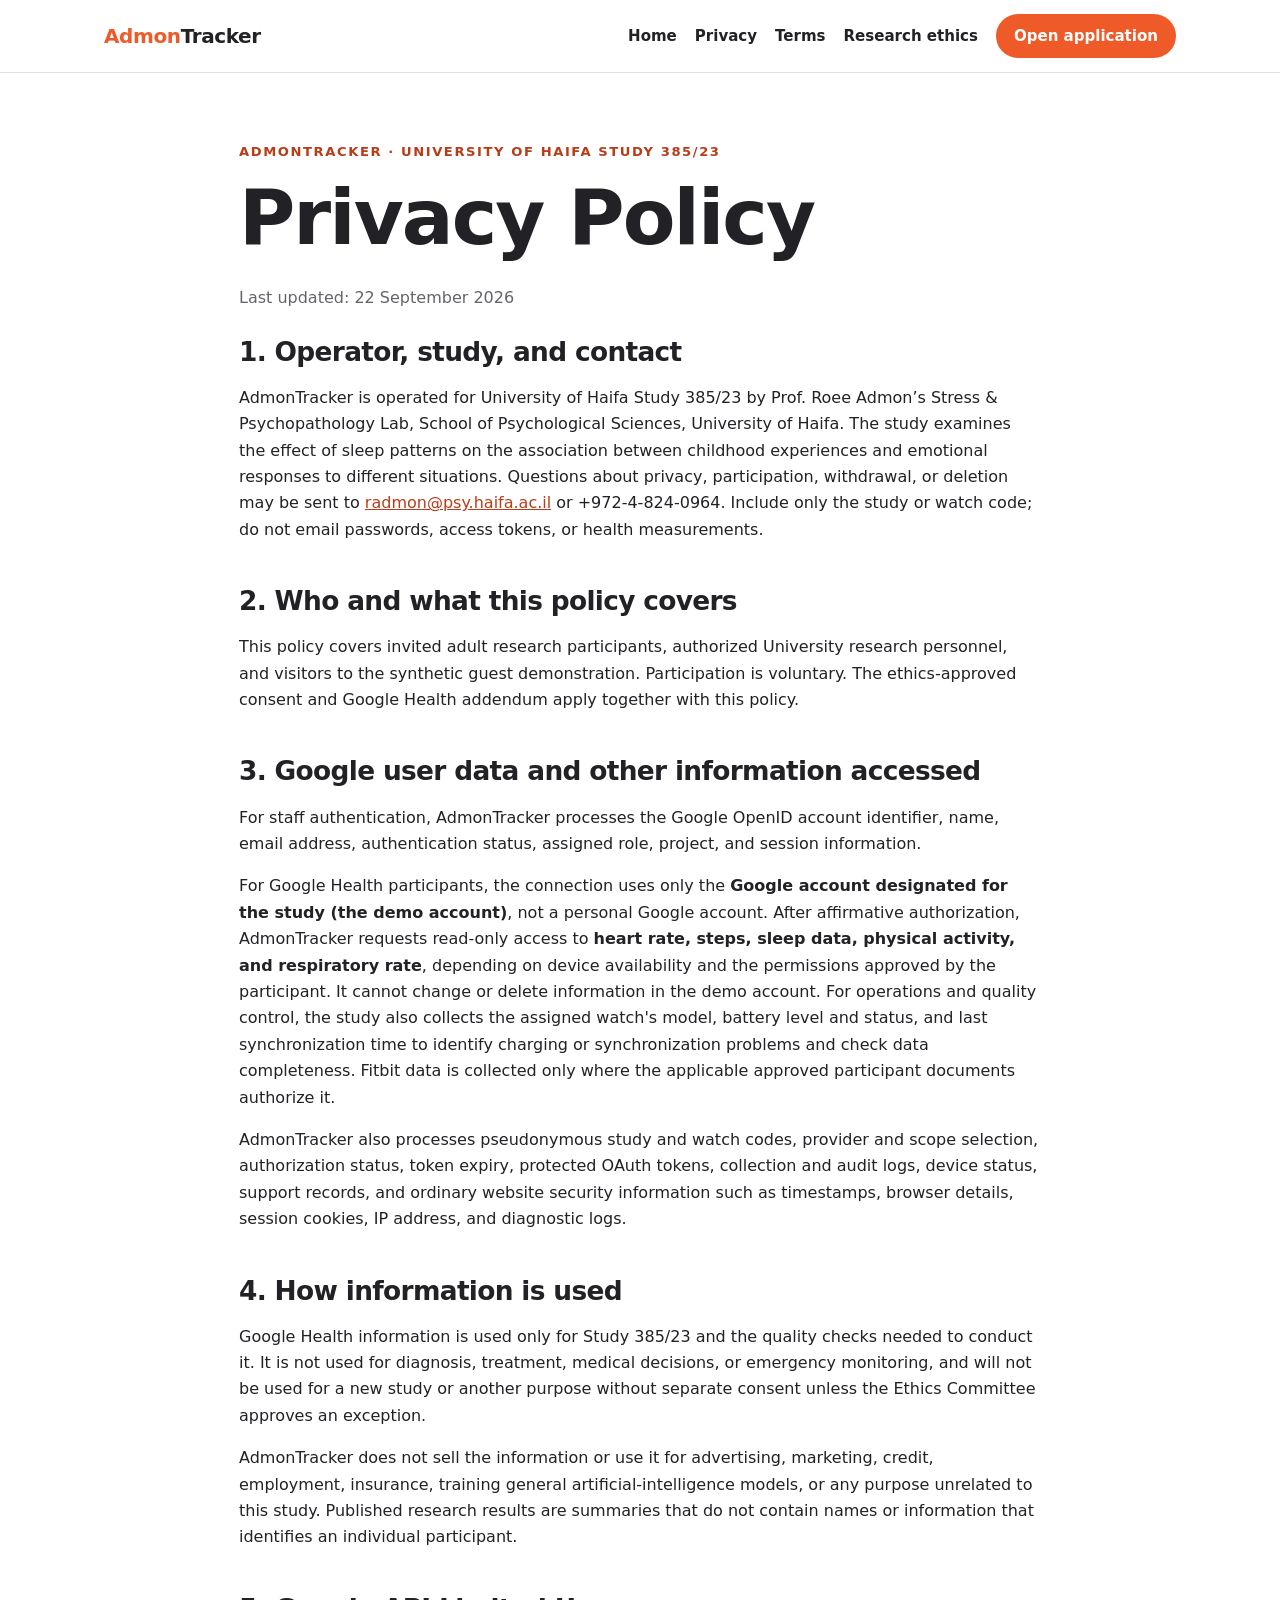
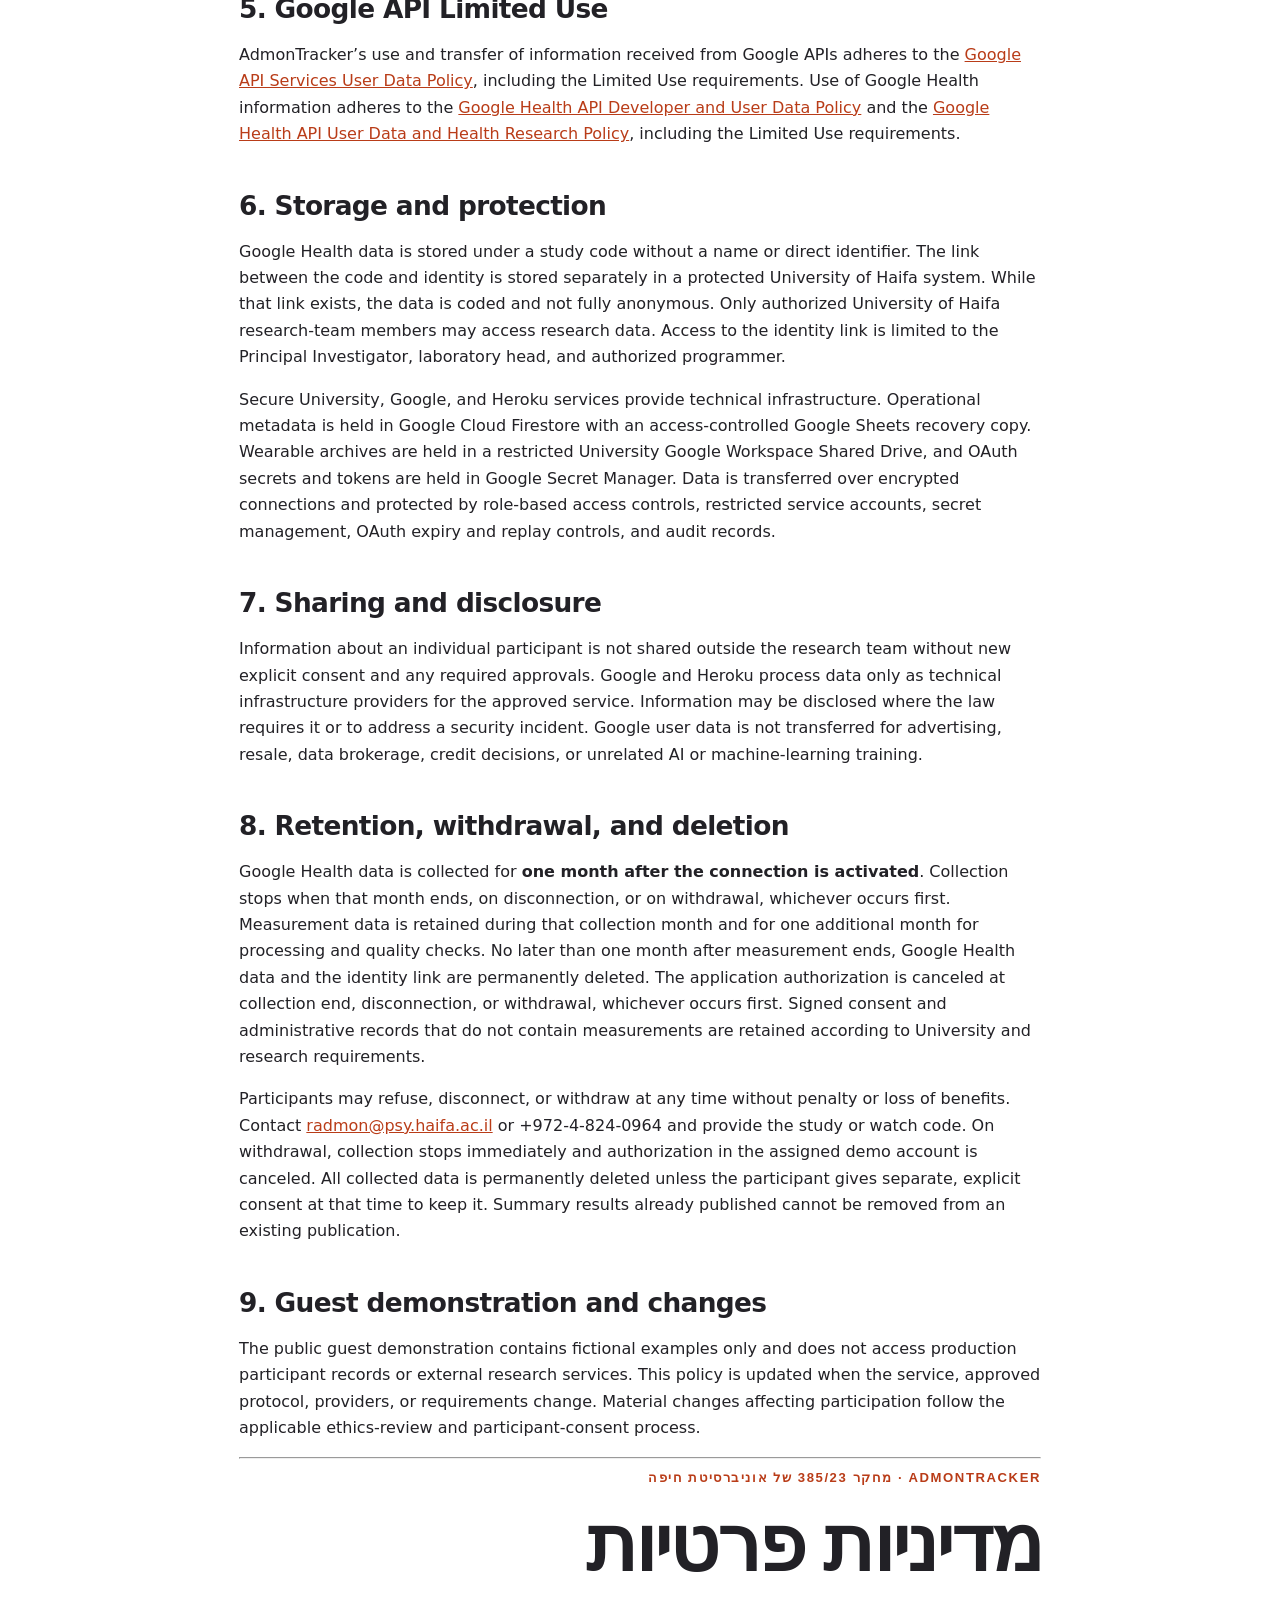
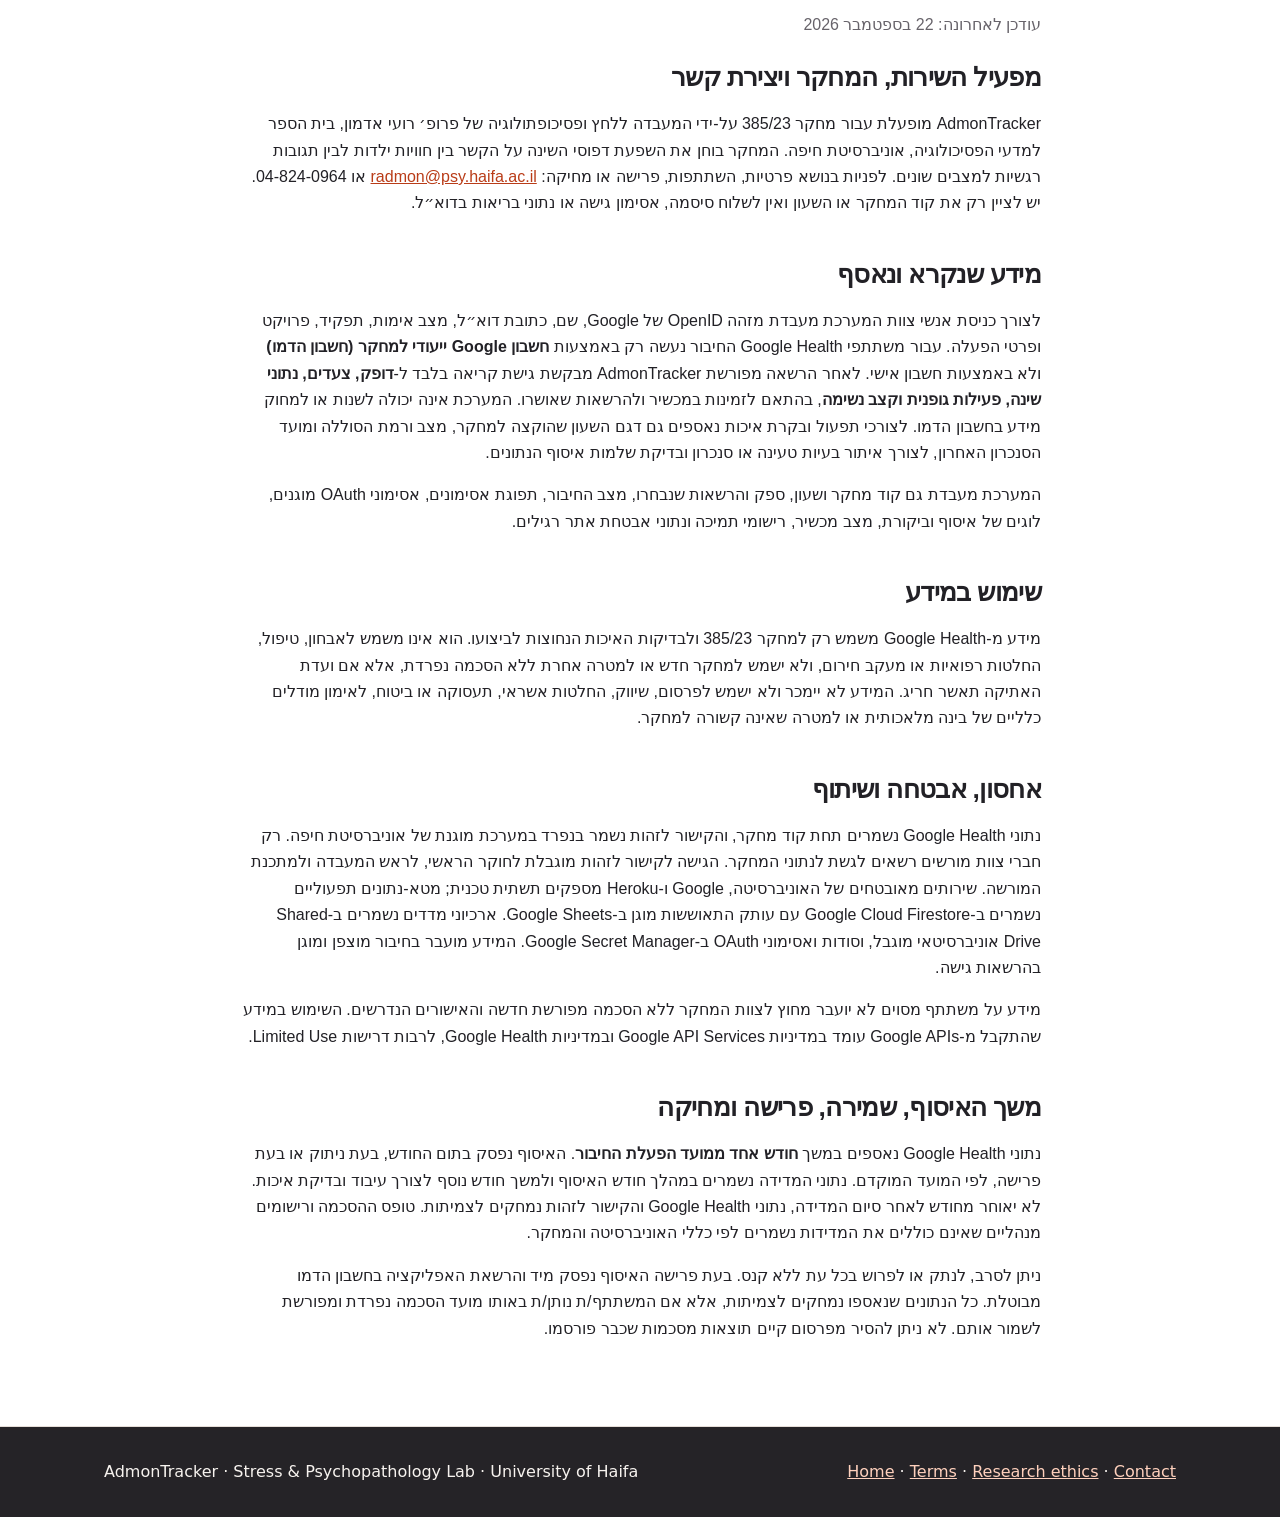
<file: public_site/privacy.html>
<!doctype html>
<html lang="en">
<head>
  <meta charset="utf-8">
  <meta name="viewport" content="width=device-width, initial-scale=1">
  <meta name="description" content="AdmonTracker privacy policy describing access, use, storage, sharing, retention, protection, and deletion of Google user and wearable research data.">
  <title>Privacy Policy | AdmonTracker</title>
  <link rel="canonical" href="https://admontracker.online/privacy.html">
  <link rel="stylesheet" href="styles.css">
</head>
<body>
  <header class="site-header"><nav class="nav" aria-label="Main navigation"><a class="brand" href="index.html"><span>Admon</span>Tracker</a><div class="nav-links"><a href="index.html">Home</a><a href="privacy.html" aria-current="page">Privacy</a><a href="terms.html">Terms</a><a href="research-ethics.html">Research ethics</a><a class="button" href="https://app.admontracker.online/">Open application</a></div></nav></header>
  <main class="section narrow policy">
    <p class="eyebrow">AdmonTracker · University of Haifa Study 385/23</p>
    <h1>Privacy Policy</h1>
    <p class="muted">Last updated: 22 September 2026</p>

    <h2>1. Operator, study, and contact</h2>
    <p>AdmonTracker is operated for University of Haifa Study 385/23 by Prof. Roee Admon’s Stress &amp; Psychopathology Lab, School of Psychological Sciences, University of Haifa. The study examines the effect of sleep patterns on the association between childhood experiences and emotional responses to different situations. Questions about privacy, participation, withdrawal, or deletion may be sent to <a href="mailto:radmon@psy.haifa.ac.il">radmon@psy.haifa.ac.il</a> or +972-4-824-0964. Include only the study or watch code; do not email passwords, access tokens, or health measurements.</p>

    <h2>2. Who and what this policy covers</h2>
    <p>This policy covers invited adult research participants, authorized University research personnel, and visitors to the synthetic guest demonstration. Participation is voluntary. The ethics-approved consent and Google Health addendum apply together with this policy.</p>

    <h2>3. Google user data and other information accessed</h2>
    <p>For staff authentication, AdmonTracker processes the Google OpenID account identifier, name, email address, authentication status, assigned role, project, and session information.</p>
    <p>For Google Health participants, the connection uses only the <strong>Google account designated for the study (the demo account)</strong>, not a personal Google account. After affirmative authorization, AdmonTracker requests read-only access to <strong>heart rate, steps, sleep data, physical activity, and respiratory rate</strong>, depending on device availability and the permissions approved by the participant. It cannot change or delete information in the demo account. For operations and quality control, the study also collects the assigned watch's model, battery level and status, and last synchronization time to identify charging or synchronization problems and check data completeness. Fitbit data is collected only where the applicable approved participant documents authorize it.</p>
    <p>AdmonTracker also processes pseudonymous study and watch codes, provider and scope selection, authorization status, token expiry, protected OAuth tokens, collection and audit logs, device status, support records, and ordinary website security information such as timestamps, browser details, session cookies, IP address, and diagnostic logs.</p>

    <h2>4. How information is used</h2>
    <p>Google Health information is used only for Study 385/23 and the quality checks needed to conduct it. It is not used for diagnosis, treatment, medical decisions, or emergency monitoring, and will not be used for a new study or another purpose without separate consent unless the Ethics Committee approves an exception.</p>
    <p>AdmonTracker does not sell the information or use it for advertising, marketing, credit, employment, insurance, training general artificial-intelligence models, or any purpose unrelated to this study. Published research results are summaries that do not contain names or information that identifies an individual participant.</p>

    <h2>5. Google API Limited Use</h2>
    <p>AdmonTracker’s use and transfer of information received from Google APIs adheres to the <a href="https://developers.google.com/terms/api-services-user-data-policy">Google API Services User Data Policy</a>, including the Limited Use requirements. Use of Google Health information adheres to the <a href="https://developers.google.com/health/policies/health-api-developer-user-data-policy">Google Health API Developer and User Data Policy</a> and the <a href="https://developers.google.com/health/policies/health-api-user-data-and-research-policy">Google Health API User Data and Health Research Policy</a>, including the Limited Use requirements.</p>

    <h2>6. Storage and protection</h2>
    <p>Google Health data is stored under a study code without a name or direct identifier. The link between the code and identity is stored separately in a protected University of Haifa system. While that link exists, the data is coded and not fully anonymous. Only authorized University of Haifa research-team members may access research data. Access to the identity link is limited to the Principal Investigator, laboratory head, and authorized programmer.</p>
    <p>Secure University, Google, and Heroku services provide technical infrastructure. Operational metadata is held in Google Cloud Firestore with an access-controlled Google Sheets recovery copy. Wearable archives are held in a restricted University Google Workspace Shared Drive, and OAuth secrets and tokens are held in Google Secret Manager. Data is transferred over encrypted connections and protected by role-based access controls, restricted service accounts, secret management, OAuth expiry and replay controls, and audit records.</p>

    <h2>7. Sharing and disclosure</h2>
    <p>Information about an individual participant is not shared outside the research team without new explicit consent and any required approvals. Google and Heroku process data only as technical infrastructure providers for the approved service. Information may be disclosed where the law requires it or to address a security incident. Google user data is not transferred for advertising, resale, data brokerage, credit decisions, or unrelated AI or machine-learning training.</p>

    <h2>8. Retention, withdrawal, and deletion</h2>
    <p>Google Health data is collected for <strong>one month after the connection is activated</strong>. Collection stops when that month ends, on disconnection, or on withdrawal, whichever occurs first. Measurement data is retained during that collection month and for one additional month for processing and quality checks. No later than one month after measurement ends, Google Health data and the identity link are permanently deleted. The application authorization is canceled at collection end, disconnection, or withdrawal, whichever occurs first. Signed consent and administrative records that do not contain measurements are retained according to University and research requirements.</p>
    <p>Participants may refuse, disconnect, or withdraw at any time without penalty or loss of benefits. Contact <a href="mailto:radmon@psy.haifa.ac.il">radmon@psy.haifa.ac.il</a> or +972-4-824-0964 and provide the study or watch code. On withdrawal, collection stops immediately and authorization in the assigned demo account is canceled. All collected data is permanently deleted unless the participant gives separate, explicit consent at that time to keep it. Summary results already published cannot be removed from an existing publication.</p>

    <h2>9. Guest demonstration and changes</h2>
    <p>The public guest demonstration contains fictional examples only and does not access production participant records or external research services. This policy is updated when the service, approved protocol, providers, or requirements change. Material changes affecting participation follow the applicable ethics-review and participant-consent process.</p>

    <hr>
    <section id="he" class="hebrew" lang="he">
      <p class="eyebrow">AdmonTracker · מחקר 385/23 של אוניברסיטת חיפה</p>
      <h1>מדיניות פרטיות</h1>
      <p class="muted">עודכן לאחרונה: 22 בספטמבר 2026</p>
      <h2>מפעיל השירות, המחקר ויצירת קשר</h2>
      <p>AdmonTracker מופעלת עבור מחקר 385/23 על-ידי המעבדה ללחץ ופסיכופתולוגיה של פרופ׳ רועי אדמון, בית הספר למדעי הפסיכולוגיה, אוניברסיטת חיפה. המחקר בוחן את השפעת דפוסי השינה על הקשר בין חוויות ילדות לבין תגובות רגשיות למצבים שונים. לפניות בנושא פרטיות, השתתפות, פרישה או מחיקה: <a href="mailto:radmon@psy.haifa.ac.il">radmon@psy.haifa.ac.il</a> או 04-824-0964. יש לציין רק את קוד המחקר או השעון ואין לשלוח סיסמה, אסימון גישה או נתוני בריאות בדוא״ל.</p>
      <h2>מידע שנקרא ונאסף</h2>
      <p>לצורך כניסת אנשי צוות המערכת מעבדת מזהה OpenID של Google, שם, כתובת דוא״ל, מצב אימות, תפקיד, פרויקט ופרטי הפעלה. עבור משתתפי Google Health החיבור נעשה רק באמצעות <strong>חשבון Google ייעודי למחקר (חשבון הדמו)</strong> ולא באמצעות חשבון אישי. לאחר הרשאה מפורשת AdmonTracker מבקשת גישת קריאה בלבד ל-<strong>דופק, צעדים, נתוני שינה, פעילות גופנית וקצב נשימה</strong>, בהתאם לזמינות במכשיר ולהרשאות שאושרו. המערכת אינה יכולה לשנות או למחוק מידע בחשבון הדמו. לצורכי תפעול ובקרת איכות נאספים גם דגם השעון שהוקצה למחקר, מצב ורמת הסוללה ומועד הסנכרון האחרון, לצורך איתור בעיות טעינה או סנכרון ובדיקת שלמות איסוף הנתונים.</p>
      <p>המערכת מעבדת גם קוד מחקר ושעון, ספק והרשאות שנבחרו, מצב החיבור, תפוגת אסימונים, אסימוני OAuth מוגנים, לוגים של איסוף וביקורת, מצב מכשיר, רישומי תמיכה ונתוני אבטחת אתר רגילים.</p>
      <h2>שימוש במידע</h2>
      <p>מידע מ-Google Health משמש רק למחקר 385/23 ולבדיקות האיכות הנחוצות לביצועו. הוא אינו משמש לאבחון, טיפול, החלטות רפואיות או מעקב חירום, ולא ישמש למחקר חדש או למטרה אחרת ללא הסכמה נפרדת, אלא אם ועדת האתיקה תאשר חריג. המידע לא יימכר ולא ישמש לפרסום, שיווק, החלטות אשראי, תעסוקה או ביטוח, לאימון מודלים כלליים של בינה מלאכותית או למטרה שאינה קשורה למחקר.</p>
      <h2>אחסון, אבטחה ושיתוף</h2>
      <p>נתוני Google Health נשמרים תחת קוד מחקר, והקישור לזהות נשמר בנפרד במערכת מוגנת של אוניברסיטת חיפה. רק חברי צוות מורשים רשאים לגשת לנתוני המחקר. הגישה לקישור לזהות מוגבלת לחוקר הראשי, לראש המעבדה ולמתכנת המורשה. שירותים מאובטחים של האוניברסיטה, Google ו-Heroku מספקים תשתית טכנית; מטא-נתונים תפעוליים נשמרים ב-Google Cloud Firestore עם עותק התאוששות מוגן ב-Google Sheets. ארכיוני מדדים נשמרים ב-Shared Drive אוניברסיטאי מוגבל, וסודות ואסימוני OAuth ב-Google Secret Manager. המידע מועבר בחיבור מוצפן ומוגן בהרשאות גישה.</p>
      <p>מידע על משתתף מסוים לא יועבר מחוץ לצוות המחקר ללא הסכמה מפורשת חדשה והאישורים הנדרשים. השימוש במידע שהתקבל מ-Google APIs עומד במדיניות Google API Services ובמדיניות Google Health, לרבות דרישות Limited Use.</p>
      <h2>משך האיסוף, שמירה, פרישה ומחיקה</h2>
      <p>נתוני Google Health נאספים במשך <strong>חודש אחד ממועד הפעלת החיבור</strong>. האיסוף נפסק בתום החודש, בעת ניתוק או בעת פרישה, לפי המועד המוקדם. נתוני המדידה נשמרים במהלך חודש האיסוף ולמשך חודש נוסף לצורך עיבוד ובדיקת איכות. לא יאוחר מחודש לאחר סיום המדידה, נתוני Google Health והקישור לזהות נמחקים לצמיתות. טופס ההסכמה ורישומים מנהליים שאינם כוללים את המדידות נשמרים לפי כללי האוניברסיטה והמחקר.</p>
      <p>ניתן לסרב, לנתק או לפרוש בכל עת ללא קנס. בעת פרישה האיסוף נפסק מיד והרשאת האפליקציה בחשבון הדמו מבוטלת. כל הנתונים שנאספו נמחקים לצמיתות, אלא אם המשתתף/ת נותן/ת באותו מועד הסכמה נפרדת ומפורשת לשמור אותם. לא ניתן להסיר מפרסום קיים תוצאות מסכמות שכבר פורסמו.</p>
    </section>
  </main>
  <footer class="site-footer"><div class="footer-inner"><div>AdmonTracker · Stress &amp; Psychopathology Lab · University of Haifa</div><div><a href="index.html">Home</a> · <a href="terms.html">Terms</a> · <a href="research-ethics.html">Research ethics</a> · <a href="mailto:radmon@psy.haifa.ac.il">Contact</a></div></div></footer>
</body>
</html>
</file>
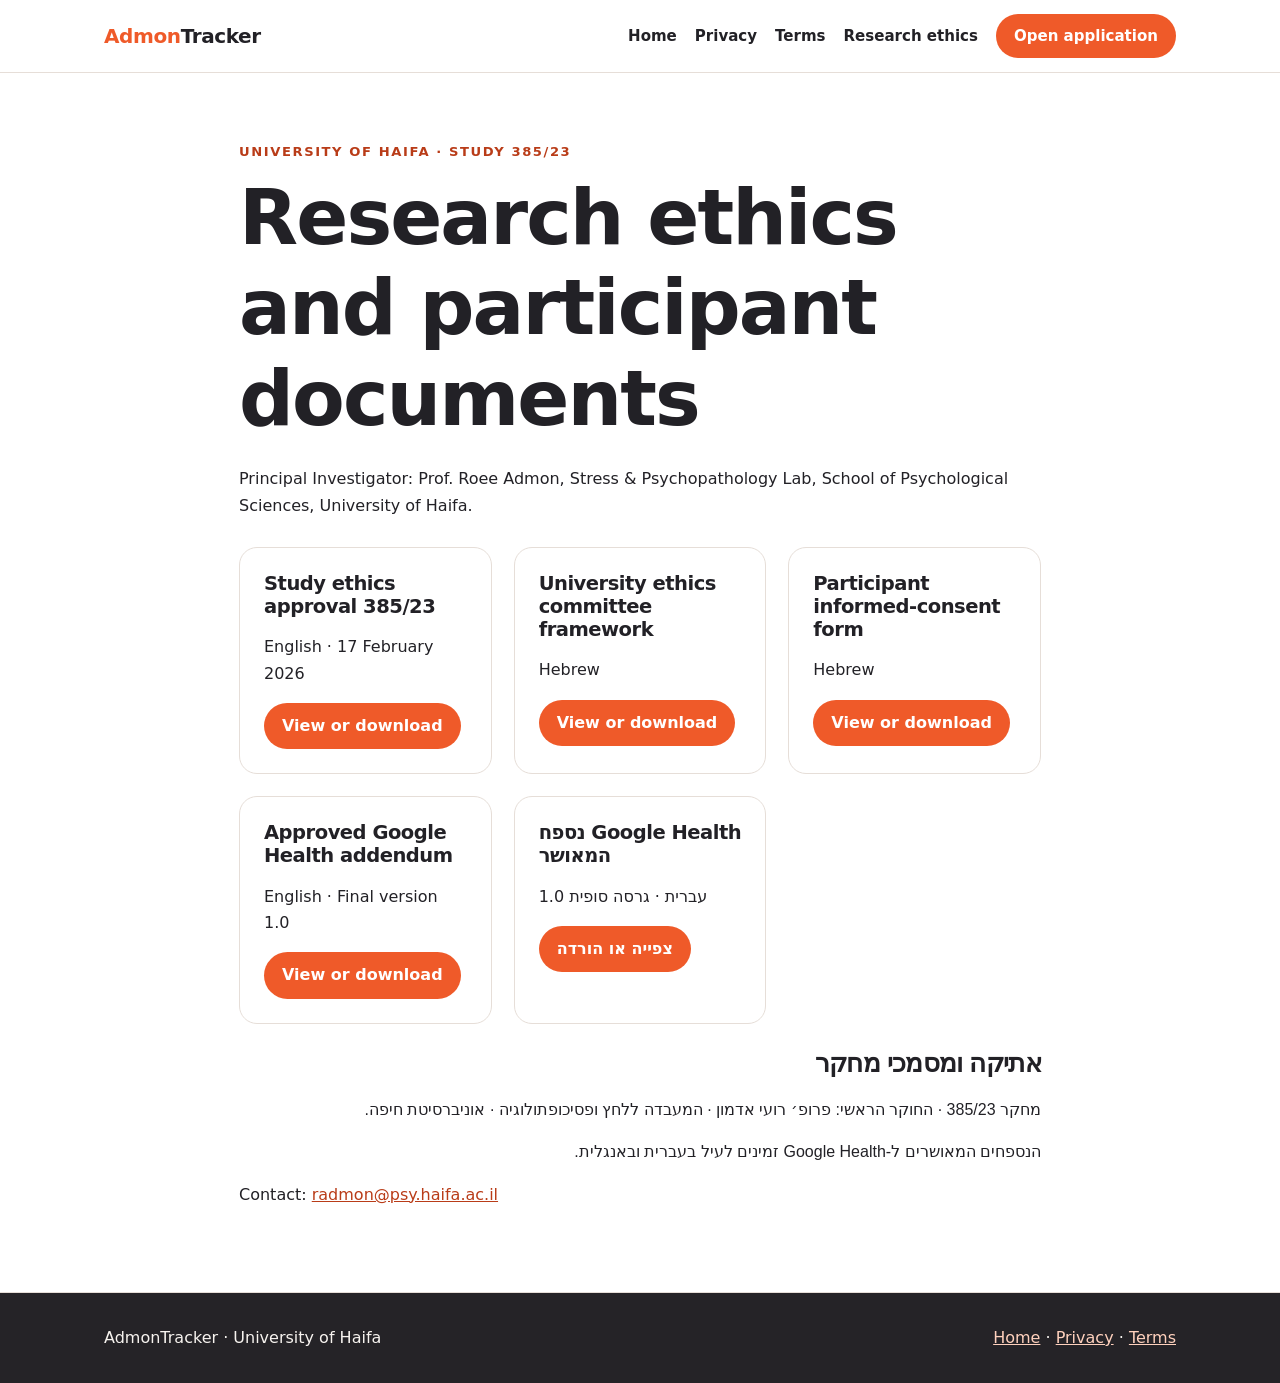
<file: public_site/research-ethics.html>
<!doctype html>
<html lang="en">
<head>
  <meta charset="utf-8">
  <meta name="viewport" content="width=device-width, initial-scale=1">
  <meta name="description" content="Research ethics documents for University of Haifa study 385/23 and AdmonTracker.">
  <title>Research Ethics | AdmonTracker</title>
  <link rel="canonical" href="https://admontracker.online/research-ethics.html">
  <link rel="stylesheet" href="styles.css">
</head>
<body>
  <header class="site-header"><nav class="nav" aria-label="Main navigation"><a class="brand" href="index.html"><span>Admon</span>Tracker</a><div class="nav-links"><a href="index.html">Home</a><a href="privacy.html">Privacy</a><a href="terms.html">Terms</a><a href="research-ethics.html" aria-current="page">Research ethics</a><a class="button" href="https://app.admontracker.online/">Open application</a></div></nav></header>
  <main class="section narrow policy">
    <p class="eyebrow">University of Haifa · Study 385/23</p>
    <h1>Research ethics and participant documents</h1>
    <p>Principal Investigator: Prof. Roee Admon, Stress &amp; Psychopathology Lab, School of Psychological Sciences, University of Haifa.</p>
    <div class="grid">
      <article class="card"><h3>Study ethics approval 385/23</h3><p>English · 17 February 2026</p><a class="button" href="assets/ethics-approval-385-23-en.pdf">View or download</a></article>
      <article class="card"><h3>University ethics committee framework</h3><p>Hebrew</p><a class="button" href="assets/institutional-ethics-governance-he.pdf">View or download</a></article>
      <article class="card"><h3>Participant informed-consent form</h3><p>Hebrew</p><a class="button" href="assets/participant-informed-consent-385-23-he.pdf">View or download</a></article>
      <article class="card"><h3>Approved Google Health addendum</h3><p>English · Final version 1.0</p><a class="button" href="assets/google-health-addendum-385-23-en-approved-v1.0.pdf">View or download</a></article>
      <article class="card"><h3>נספח Google Health המאושר</h3><p>עברית · גרסה סופית 1.0</p><a class="button" href="assets/google-health-addendum-385-23-he-approved-v1.0.pdf">צפייה או הורדה</a></article>
    </div>
    <section id="he" class="hebrew" lang="he">
      <h2>אתיקה ומסמכי מחקר</h2>
      <p>מחקר 385/23 · החוקר הראשי: פרופ׳ רועי אדמון · המעבדה ללחץ ופסיכופתולוגיה · אוניברסיטת חיפה.</p>
      <p>הנספחים המאושרים ל-Google Health זמינים לעיל בעברית ובאנגלית.</p>
    </section>
    <p>Contact: <a href="mailto:radmon@psy.haifa.ac.il">radmon@psy.haifa.ac.il</a></p>
  </main>
  <footer class="site-footer"><div class="footer-inner"><div>AdmonTracker · University of Haifa</div><div><a href="index.html">Home</a> · <a href="privacy.html">Privacy</a> · <a href="terms.html">Terms</a></div></div></footer>
</body>
</html>
</file>
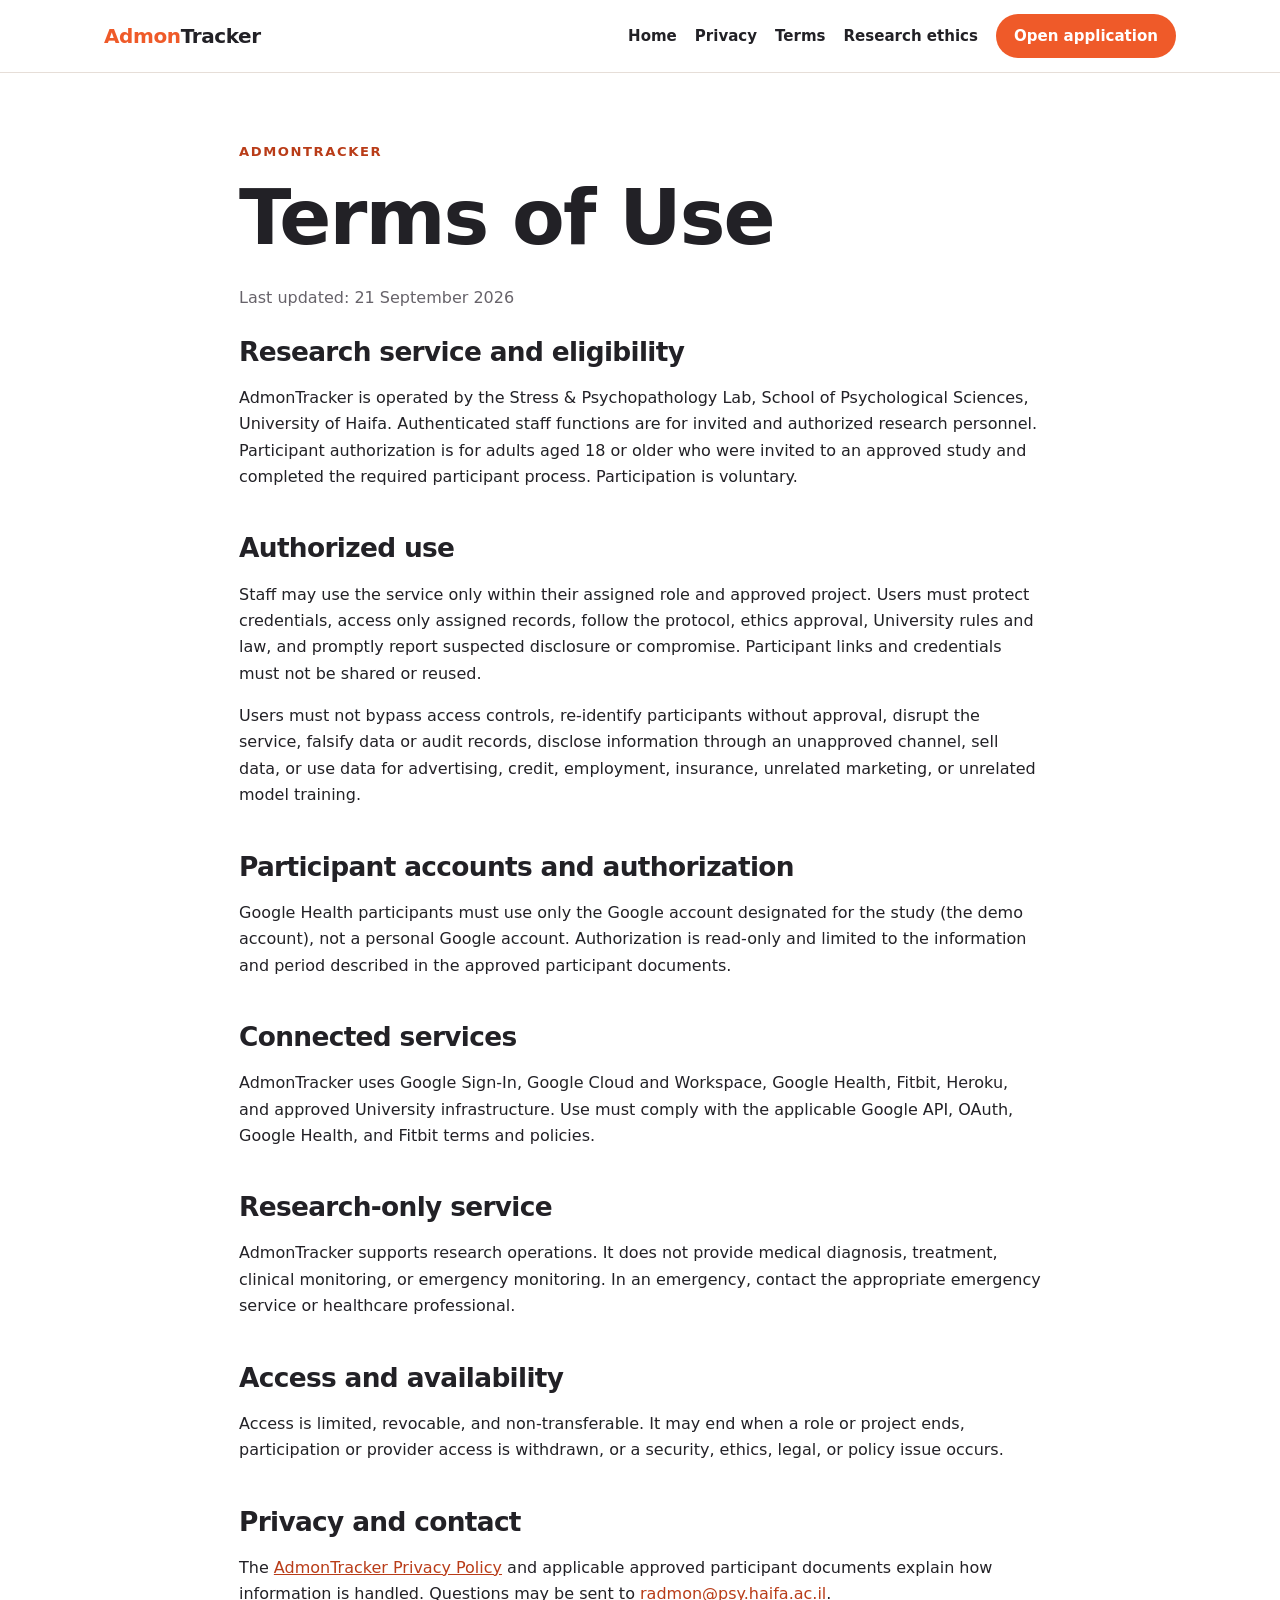
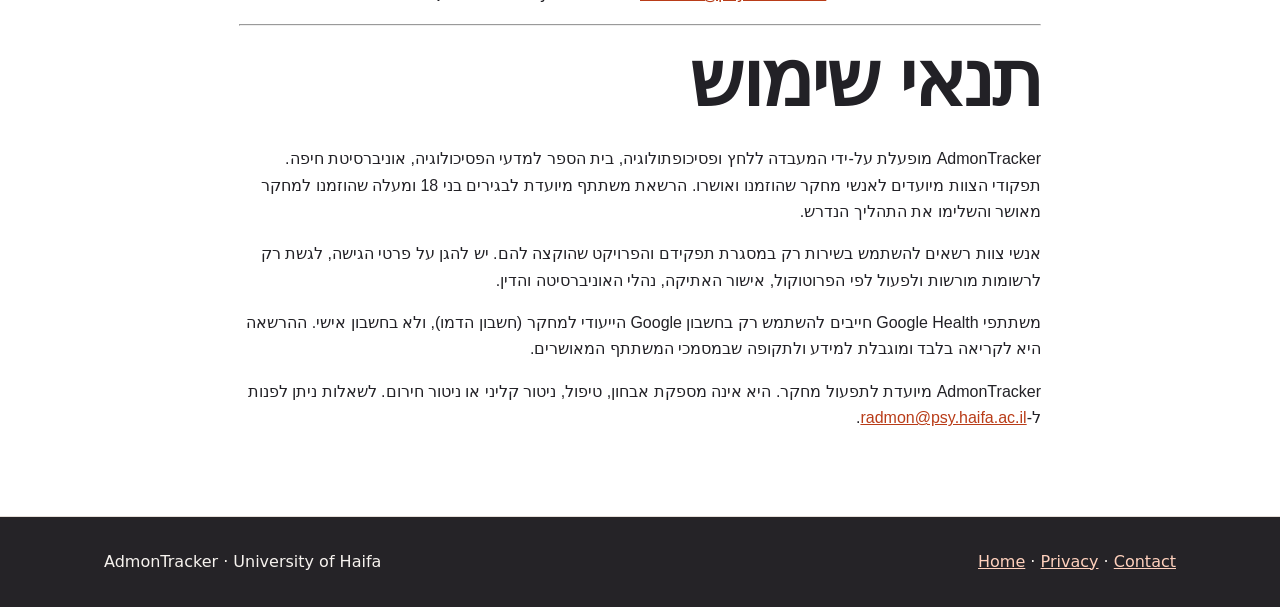
<file: public_site/terms.html>
<!doctype html>
<html lang="en">
<head>
  <meta charset="utf-8">
  <meta name="viewport" content="width=device-width, initial-scale=1">
  <meta name="description" content="Terms of use for the AdmonTracker University of Haifa research platform.">
  <title>Terms of Use | AdmonTracker</title>
  <link rel="canonical" href="https://admontracker.online/terms.html">
  <link rel="stylesheet" href="styles.css">
</head>
<body>
  <header class="site-header">
    <nav class="nav" aria-label="Main navigation">
      <a class="brand" href="index.html"><span>Admon</span>Tracker</a>
      <div class="nav-links">
        <a href="index.html">Home</a><a href="privacy.html">Privacy</a><a href="terms.html" aria-current="page">Terms</a><a href="research-ethics.html">Research ethics</a><a class="button" href="https://app.admontracker.online/">Open application</a>
      </div>
    </nav>
  </header>
  <main class="section narrow policy">
    <p class="eyebrow">AdmonTracker</p>
    <h1>Terms of Use</h1>
    <p class="muted">Last updated: 21 September 2026</p>
    <h2>Research service and eligibility</h2>
    <p>AdmonTracker is operated by the Stress &amp; Psychopathology Lab, School of Psychological Sciences, University of Haifa. Authenticated staff functions are for invited and authorized research personnel. Participant authorization is for adults aged 18 or older who were invited to an approved study and completed the required participant process. Participation is voluntary.</p>
    <h2>Authorized use</h2>
    <p>Staff may use the service only within their assigned role and approved project. Users must protect credentials, access only assigned records, follow the protocol, ethics approval, University rules and law, and promptly report suspected disclosure or compromise. Participant links and credentials must not be shared or reused.</p>
    <p>Users must not bypass access controls, re-identify participants without approval, disrupt the service, falsify data or audit records, disclose information through an unapproved channel, sell data, or use data for advertising, credit, employment, insurance, unrelated marketing, or unrelated model training.</p>
    <h2>Participant accounts and authorization</h2>
    <p>Google Health participants must use only the Google account designated for the study (the demo account), not a personal Google account. Authorization is read-only and limited to the information and period described in the approved participant documents.</p>
    <h2>Connected services</h2>
    <p>AdmonTracker uses Google Sign-In, Google Cloud and Workspace, Google Health, Fitbit, Heroku, and approved University infrastructure. Use must comply with the applicable Google API, OAuth, Google Health, and Fitbit terms and policies.</p>
    <h2>Research-only service</h2>
    <p>AdmonTracker supports research operations. It does not provide medical diagnosis, treatment, clinical monitoring, or emergency monitoring. In an emergency, contact the appropriate emergency service or healthcare professional.</p>
    <h2>Access and availability</h2>
    <p>Access is limited, revocable, and non-transferable. It may end when a role or project ends, participation or provider access is withdrawn, or a security, ethics, legal, or policy issue occurs.</p>
    <h2>Privacy and contact</h2>
    <p>The <a href="privacy.html">AdmonTracker Privacy Policy</a> and applicable approved participant documents explain how information is handled. Questions may be sent to <a href="mailto:radmon@psy.haifa.ac.il">radmon@psy.haifa.ac.il</a>.</p>

    <hr>
    <section id="he" class="hebrew" lang="he">
      <h1>תנאי שימוש</h1>
      <p>AdmonTracker מופעלת על-ידי המעבדה ללחץ ופסיכופתולוגיה, בית הספר למדעי הפסיכולוגיה, אוניברסיטת חיפה. תפקודי הצוות מיועדים לאנשי מחקר שהוזמנו ואושרו. הרשאת משתתף מיועדת לבגירים בני 18 ומעלה שהוזמנו למחקר מאושר והשלימו את התהליך הנדרש.</p>
      <p>אנשי צוות רשאים להשתמש בשירות רק במסגרת תפקידם והפרויקט שהוקצה להם. יש להגן על פרטי הגישה, לגשת רק לרשומות מורשות ולפעול לפי הפרוטוקול, אישור האתיקה, נהלי האוניברסיטה והדין.</p>
      <p>משתתפי Google Health חייבים להשתמש רק בחשבון Google הייעודי למחקר (חשבון הדמו), ולא בחשבון אישי. ההרשאה היא לקריאה בלבד ומוגבלת למידע ולתקופה שבמסמכי המשתתף המאושרים.</p>
      <p>AdmonTracker מיועדת לתפעול מחקר. היא אינה מספקת אבחון, טיפול, ניטור קליני או ניטור חירום. לשאלות ניתן לפנות ל-<a href="mailto:radmon@psy.haifa.ac.il">radmon@psy.haifa.ac.il</a>.</p>
    </section>
  </main>
  <footer class="site-footer"><div class="footer-inner"><div>AdmonTracker · University of Haifa</div><div><a href="index.html">Home</a> · <a href="privacy.html">Privacy</a> · <a href="mailto:radmon@psy.haifa.ac.il">Contact</a></div></div></footer>
</body>
</html>
</file>
<file: public_site/styles.css>
:root {
  --ink: #222126;
  --muted: #67636a;
  --accent: #ef5a29;
  --accent-dark: #b93c18;
  --paper: #ffffff;
  --wash: #f7f4f1;
  --line: #e6ded8;
  --max: 1120px;
}

* { box-sizing: border-box; }

html { scroll-behavior: smooth; }

body {
  margin: 0;
  color: var(--ink);
  background: var(--paper);
  font-family: Inter, ui-sans-serif, system-ui, -apple-system, BlinkMacSystemFont, "Segoe UI", sans-serif;
  line-height: 1.65;
}

a { color: var(--accent-dark); }
a:hover { color: var(--accent); }

.site-header {
  position: sticky;
  top: 0;
  z-index: 10;
  border-bottom: 1px solid var(--line);
  background: rgba(255, 255, 255, 0.96);
}

.nav {
  max-width: var(--max);
  min-height: 72px;
  margin: 0 auto;
  padding: 10px 24px;
  display: flex;
  align-items: center;
  justify-content: space-between;
  gap: 24px;
}

.brand {
  color: var(--ink);
  font-size: 1.25rem;
  font-weight: 800;
  letter-spacing: -0.02em;
  text-decoration: none;
}

.brand span { color: var(--accent); }

.nav-links {
  display: flex;
  align-items: center;
  flex-wrap: wrap;
  gap: 18px;
}

.nav-links a {
  color: var(--ink);
  font-size: 0.94rem;
  font-weight: 650;
  text-decoration: none;
}

.nav-links .button,
.button {
  display: inline-block;
  border-radius: 999px;
  padding: 10px 18px;
  color: #fff;
  background: var(--accent);
  font-weight: 750;
  text-decoration: none;
}

.nav-links .button:hover,
.button:hover { color: #fff; background: var(--accent-dark); }

.hero {
  background: linear-gradient(135deg, #fff 0%, #fff8f3 50%, #f6f2ee 100%);
  border-bottom: 1px solid var(--line);
}

.hero-inner {
  max-width: var(--max);
  margin: 0 auto;
  padding: 80px 24px;
  display: grid;
  grid-template-columns: minmax(0, 1.05fr) minmax(320px, 0.95fr);
  align-items: center;
  gap: 64px;
}

.eyebrow {
  margin: 0 0 10px;
  color: var(--accent-dark);
  font-size: 0.82rem;
  font-weight: 800;
  letter-spacing: 0.12em;
  text-transform: uppercase;
}

h1, h2, h3 { line-height: 1.18; letter-spacing: -0.025em; }
h1 { margin: 0 0 22px; font-size: clamp(2.7rem, 6vw, 5rem); }
h2 { margin: 0 0 18px; font-size: clamp(1.8rem, 4vw, 2.7rem); }
h3 { margin: 0 0 10px; font-size: 1.22rem; }

.lead { max-width: 760px; color: #403c42; font-size: 1.18rem; }
.hero-actions { margin-top: 30px; display: flex; flex-wrap: wrap; gap: 14px; align-items: center; }
.text-link { font-weight: 750; }

.hero-logo {
  width: 100%;
  padding: 24px;
  border: 1px solid var(--line);
  border-radius: 28px;
  background: #fff;
  box-shadow: 0 24px 70px rgba(67, 47, 36, 0.1);
}

.section { max-width: var(--max); margin: 0 auto; padding: 68px 24px; }
.section.narrow { max-width: 850px; }
.section + .section { border-top: 1px solid var(--line); }
.muted { color: var(--muted); }

.grid {
  display: grid;
  grid-template-columns: repeat(3, minmax(0, 1fr));
  gap: 22px;
  margin-top: 28px;
}

.card {
  padding: 24px;
  border: 1px solid var(--line);
  border-radius: 18px;
  background: var(--paper);
}

.band { background: var(--wash); border-block: 1px solid var(--line); }
.band .section { border: 0; }

.table-wrap {
  margin: 28px 0;
  overflow-x: auto;
  border: 1px solid var(--line);
  border-radius: 16px;
  background: var(--paper);
}

table { width: 100%; border-collapse: collapse; }
th, td { padding: 15px 17px; border-bottom: 1px solid var(--line); text-align: left; vertical-align: top; }
th { background: #fff8f3; font-size: 0.92rem; }
tr:last-child td { border-bottom: 0; }
code { overflow-wrap: anywhere; color: #6e2a15; font-size: 0.88em; }

.policy h2 { margin-top: 42px; font-size: 1.65rem; }
.policy h2:first-of-type { margin-top: 24px; }
.policy ul { padding-left: 24px; }
.policy li + li { margin-top: 8px; }

.language-note { margin: 22px 0; padding: 14px 18px; border-left: 4px solid var(--accent); background: var(--wash); }
.hebrew { direction: rtl; text-align: right; font-family: Arial, sans-serif; }

.site-footer { border-top: 1px solid var(--line); background: #252327; color: #f7f3ef; }
.footer-inner {
  max-width: var(--max);
  margin: 0 auto;
  padding: 32px 24px;
  display: flex;
  justify-content: space-between;
  flex-wrap: wrap;
  gap: 18px;
}
.site-footer a { color: #ffd1bd; }

@media (max-width: 820px) {
  .nav { align-items: flex-start; flex-direction: column; }
  .nav-links { gap: 12px; }
  .hero-inner { grid-template-columns: 1fr; padding-block: 54px; }
  .hero-logo { max-width: 560px; }
  .grid { grid-template-columns: 1fr; }
}

@media (max-width: 520px) {
  .nav-links a { font-size: 0.88rem; }
  .hero-inner, .section { padding-inline: 18px; }
}
</file>
